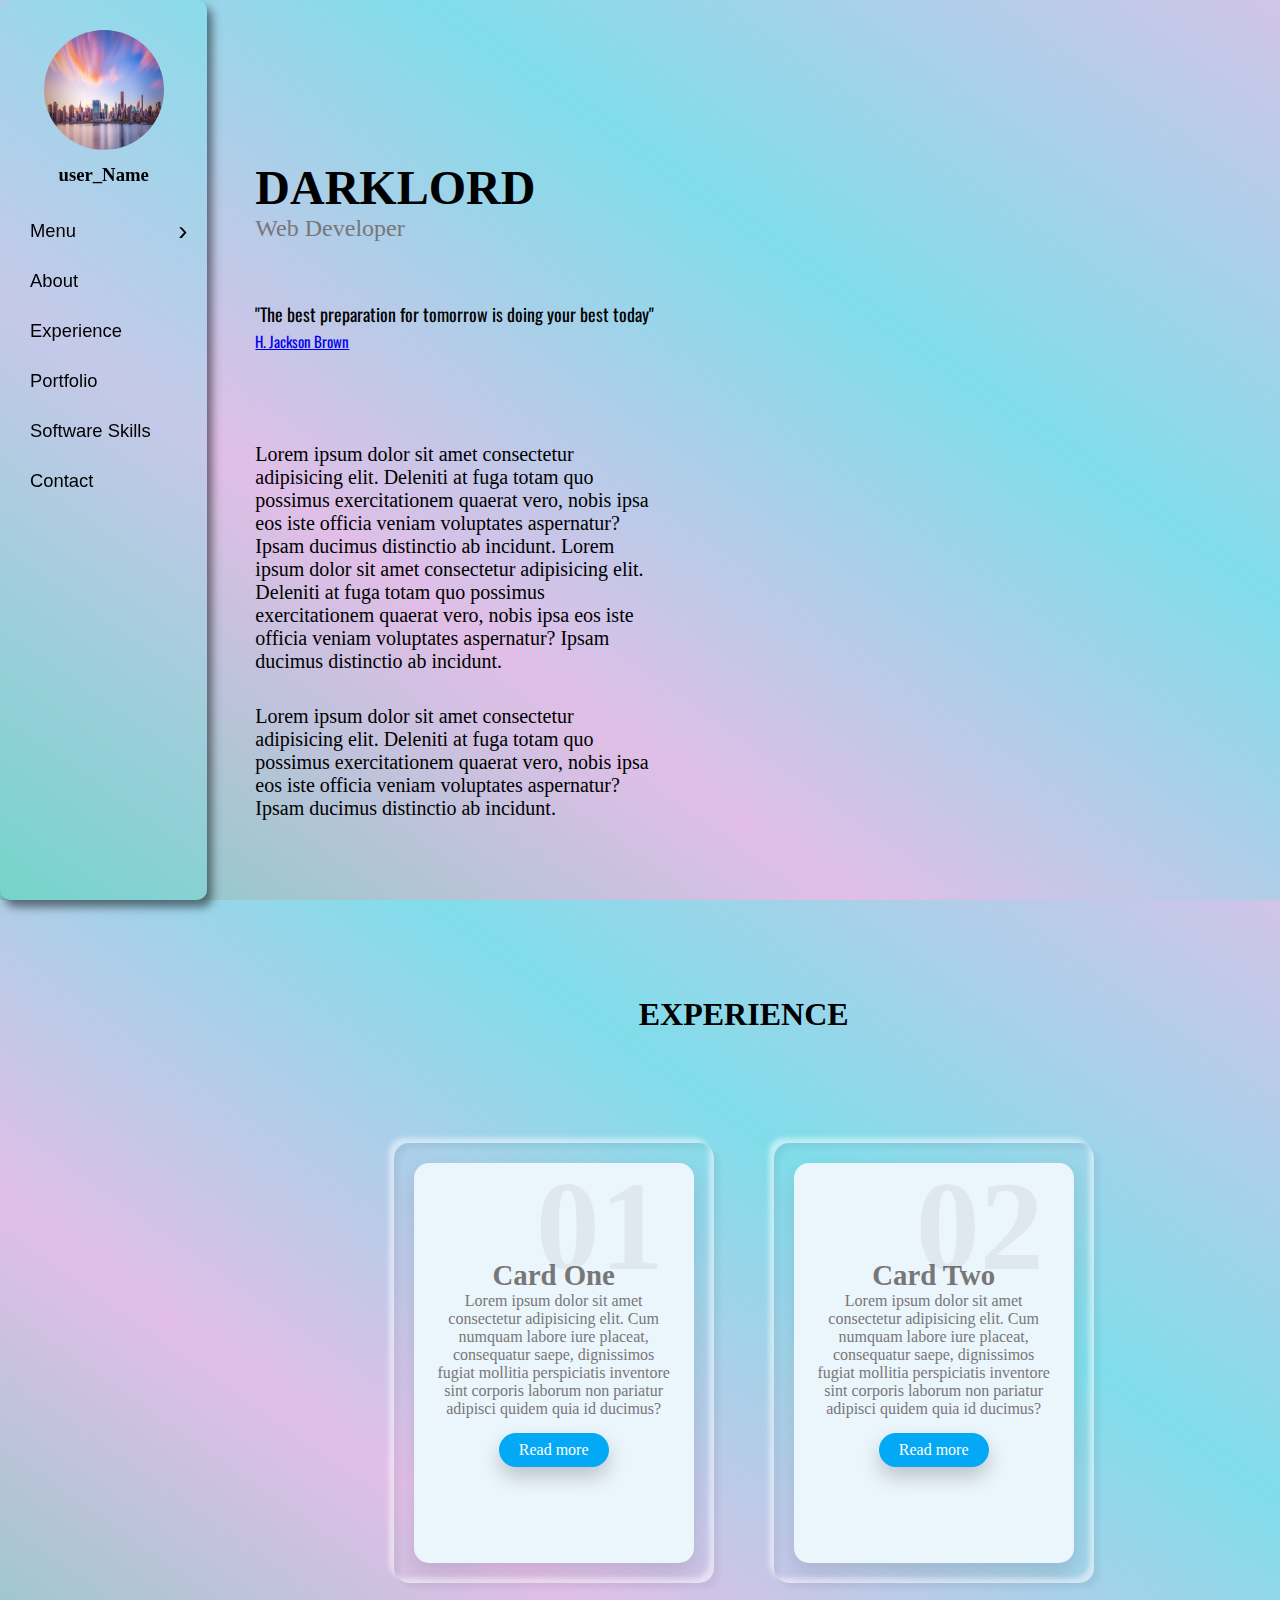
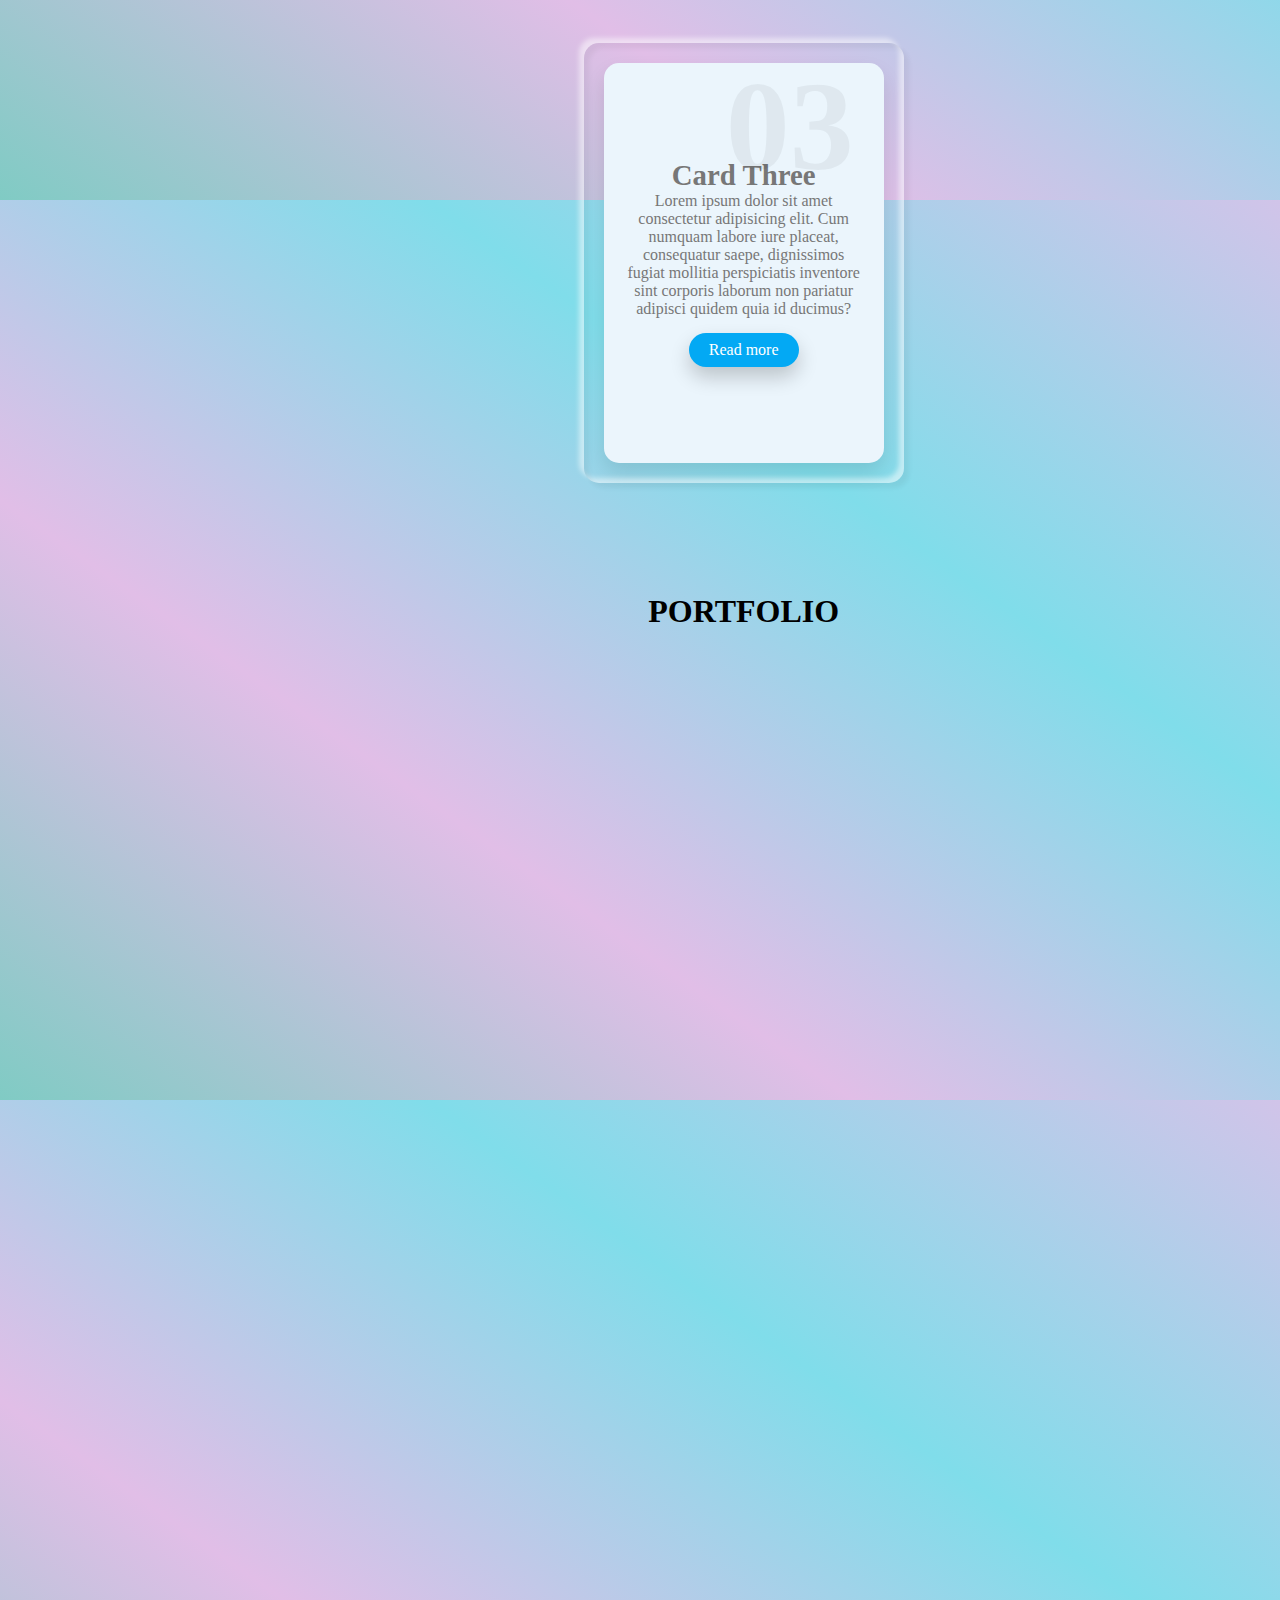
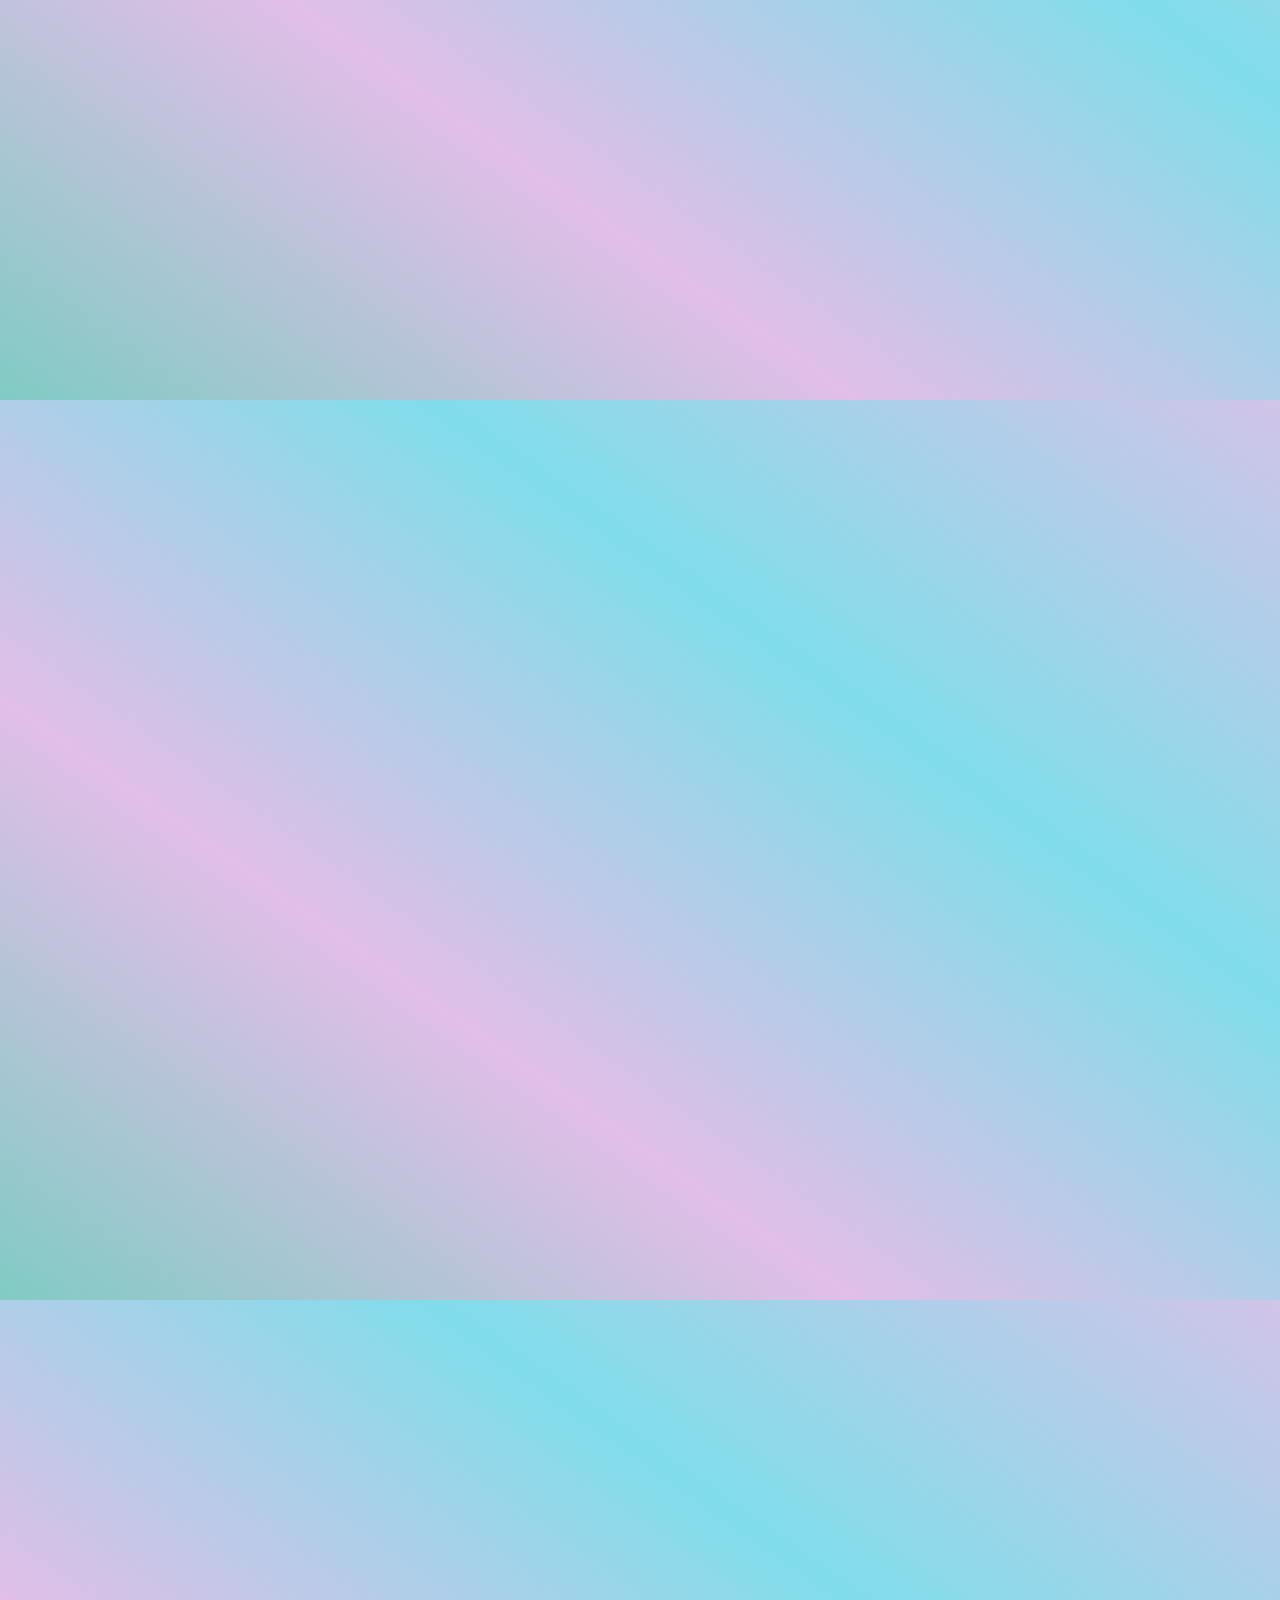
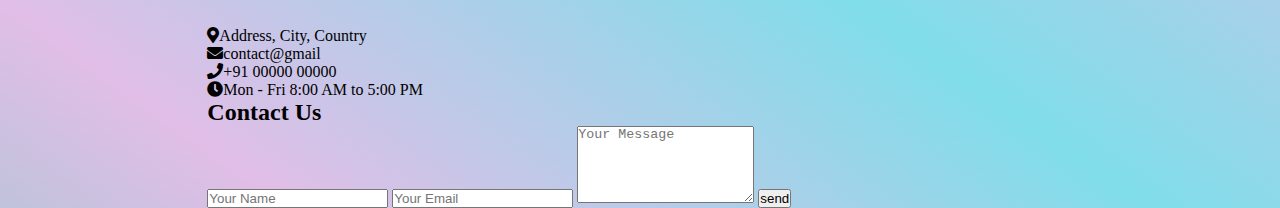
<file: index.html>
<!DOCTYPE html>
<html lang="en">
<head>
    <meta charset="UTF-8">
    <meta name="viewport" content="width=device-width, initial-scale=1.0">
    <title>HomePage</title>
    <link rel="stylesheet" href="style.css">

    <!-- Google font -->
    <link rel="preconnect" href="https://fonts.gstatic.com">
    <link href="https://fonts.googleapis.com/css2?family=Oswald&family=Texturina:ital,wght@0,200;1,300&display=swap" rel="stylesheet">
    
    <!-- Fontawesome Link -->
    <link rel="stylesheet" href="https://cdnjs.cloudflare.com/ajax/libs/font-awesome/5.15.1/css/all.min.css">
</head>
<body>
    
        <!-- -----------------------
            INSTALLING PRELOADER
         --------------------------->
<div id="loader_bg">
    <div class="loader"></div>
</div>

    <!-- ------------------------
             NAVIGATION BAR 
         ------------------------>
    <nav class="nav">
        <center>
            <img src="img/ct.png" class="profile_pic" alt="">
            <h3>user_Name</h3>
        </center>

        <ul>
            <li class="dropdown"><a href="#">Menu <span>&rsaquo;</span></a>
                <ul>
                    <li><a href="">Link 1</a></li>
                    <li><a href="">Link 2</a></li>
                    <li class="dropdown_2 split"><a href="">Link 3 <span>&rsaquo;</span></a>
                        <ul>
                            <li><a href="#">new link 1</a></li>
                            <li><a href="#">new link 2</a></li>
                            <li><a href="#">new link 3</a></li>
                        </ul>
                    </li>
                    <li><a href="">Link 4</a></li>
                    <li><a href="">Link 5</a></li>
                    <li><a href="">Link 6</a></li>
                    <li><a href="">Link 7</a></li>
                    <li><a href="">Link 8</a></li>
                    <li><a href="">Link 9</a></li>
                    <li><a href="">Link 10</a></li>
                </ul>
            </li>
            <li><a href="#About">About</a></li>
            <li><a href="#Exp">Experience</a></li>
            <li><a href="#">Portfolio</a></li>
            <li><a href="#">Software Skills</a></li>
            <li><a href="#">Contact</a></li>
        </ul>
    </nav>

    <div class="main">
        <!-- -------------------
            ABOUT CONTENT
         ---------------------->
         <section class="about" id="About">
             <h1>DARKLORD</h1>
             <h2>Web Developer</h2>
             <p id="quote">
                 "The best preparation for tomorrow is doing your best today"<br>
                 <a href="#" style="font-size: 15px;">H. Jackson Brown</a>
            </p>
            <p class="para">Lorem ipsum dolor sit amet consectetur adipisicing elit. Deleniti at fuga totam quo possimus exercitationem quaerat vero, nobis ipsa eos iste officia veniam voluptates aspernatur?
                Ipsam ducimus distinctio ab incidunt.
                Lorem ipsum dolor sit amet consectetur adipisicing elit. Deleniti at fuga totam quo possimus exercitationem quaerat vero, nobis ipsa eos iste officia veniam voluptates aspernatur?
                 Ipsam ducimus distinctio ab incidunt.</p>
                 <p class="para">
                 Lorem ipsum dolor sit amet consectetur adipisicing elit. Deleniti at fuga totam quo possimus exercitationem quaerat vero, nobis ipsa eos iste officia veniam voluptates aspernatur?
                 Ipsam ducimus distinctio ab incidunt.</p>

         </section>
        <!-- -------------------
            EXPERIENCE CONTENT
         ---------------------->
         <section class="experience" id="Exp">
            <h1>EXPERIENCE</h1>
             <div class="container">

                 <div class="card">
                     <div class="box">
                         <div class="content">
                             <h2>01</h2>
                             <h3>Card One</h3>
                             <p>Lorem ipsum dolor sit amet consectetur adipisicing elit.
                                 Cum numquam labore iure placeat, consequatur saepe, dignissimos fugiat mollitia perspiciatis inventore sint corporis laborum non pariatur adipisci quidem quia id ducimus?
                            </p>
                            <a href="">Read more</a>                            
                         </div>
                     </div>
                 </div>

                 <div class="card">
                    <div class="box">
                        <div class="content">
                            <h2>02</h2>
                            <h3>Card Two</h3>
                            <p>Lorem ipsum dolor sit amet consectetur adipisicing elit.
                                Cum numquam labore iure placeat, consequatur saepe, dignissimos fugiat mollitia perspiciatis inventore sint corporis laborum non pariatur adipisci quidem quia id ducimus?
                            </p>
                            <a href="">Read more</a>                            
                        </div>
                    </div>
                </div>

                <div class="card">
                    <div class="box">
                        <div class="content">
                            <h2>03</h2>
                            <h3>Card Three</h3>
                            <p>Lorem ipsum dolor sit amet consectetur adipisicing elit.
                                Cum numquam labore iure placeat, consequatur saepe, dignissimos fugiat mollitia perspiciatis inventore sint corporis laborum non pariatur adipisci quidem quia id ducimus?
                            </p>
                            <a href="">Read more</a>
                        </div>
                    </div>
                </div>

             </div>
         </section>

        <!-- -------------------
            PORTFOLIO CONTENT
         ---------------------->
<section>
    <h1 style="text-align: center; margin-bottom: 5vh;">PORTFOLIO</h1>
    <iframe width="560" height="315" src="https://www.youtube.com/embed/Kb8PG8b-dek" frameborder="0" allow="accelerometer; autoplay; clipboard-write; encrypted-media; gyroscope; picture-in-picture" allowfullscreen></iframe>
    <iframe width="560" height="315" src="https://www.youtube.com/embed/g77WfQ-blxI" frameborder="0" allow="accelerometer; autoplay; clipboard-write; encrypted-media; gyroscope; picture-in-picture" allowfullscreen></iframe>
    <iframe width="560" height="315" src="https://www.youtube.com/embed/g77WfQ-blxI" frameborder="0" allow="accelerometer; autoplay; clipboard-write; encrypted-media; gyroscope; picture-in-picture" allowfullscreen></iframe>
    <iframe width="560" height="315" src="https://www.youtube.com/embed/g77WfQ-blxI" frameborder="0" allow="accelerometer; autoplay; clipboard-write; encrypted-media; gyroscope; picture-in-picture" allowfullscreen></iframe>
    <iframe width="560" height="315" src="https://www.youtube.com/embed/g77WfQ-blxI" frameborder="0" allow="accelerometer; autoplay; clipboard-write; encrypted-media; gyroscope; picture-in-picture" allowfullscreen></iframe>
    <iframe width="560" height="315" src="https://www.youtube.com/embed/g77WfQ-blxI" frameborder="0" allow="accelerometer; autoplay; clipboard-write; encrypted-media; gyroscope; picture-in-picture" allowfullscreen></iframe>
    <iframe width="560" height="315" src="https://www.youtube.com/embed/g77WfQ-blxI" frameborder="0" allow="accelerometer; autoplay; clipboard-write; encrypted-media; gyroscope; picture-in-picture" allowfullscreen></iframe>
    <iframe width="560" height="315" src="https://www.youtube.com/embed/g77WfQ-blxI" frameborder="0" allow="accelerometer; autoplay; clipboard-write; encrypted-media; gyroscope; picture-in-picture" allowfullscreen></iframe>
</section>

        <!-- -------------------
            SOFTWARE CONTENT
         ---------------------->






        <!-- -------------------
            ACHIVEMENT CONTENT
         ---------------------->






       <!-- -------------------
            CONTACT CONTENT
         ---------------------->
        <section>
            <div class="contact-section">
                <div class="contact-info">
                    <div><i class="fas fa-map-marker-alt"></i>Address, City, Country</div>
                    <div><i class="fas fa-envelope"></i>contact@gmail</div>
                    <div><i class="fas fa-phone"></i>+91 00000 00000</div>
                    <div><i class="fas fa-clock"></i>Mon - Fri 8:00 AM to 5:00 PM</div>
                </div>
                <div class="contact-form">
                    <h2>Contact Us</h2>
                    <form class="contact" action="" method="post">
                        <input type="text" name="name" class="text-box" placeholder="Your Name" required>
                        <input type="text" name="email" class="text-box" placeholder="Your Email" required>
                        <textarea name="message" rows="5" placeholder="Your Message" required></textarea>
                        <input type="submit" name="submit" class="send-btn" value="send">
                    </form>
                </div>
            </div>
        </section>
        
   <!-- ---------------------------
             FOOTER CONTENT
        --------------------------- -->

    </div>





<script>
    var loader_bg = document.getElementById("loader_bg");
    window.addEventListener('load', function () {
        loader_bg.style.display = 'none';
    })
</script>

</body>
</html>
</file>
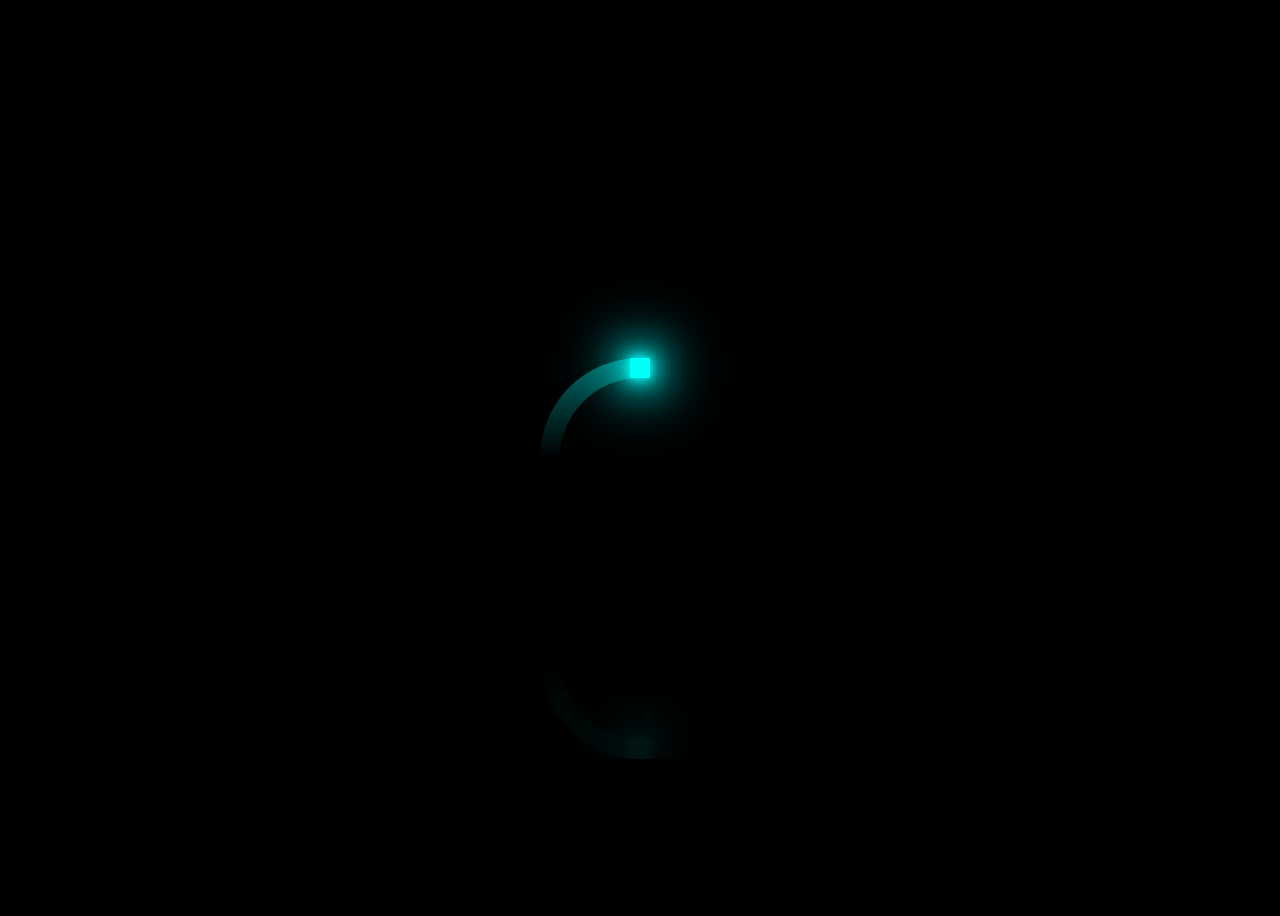
<file: preloader.html>
<!DOCTYPE html>
<html lang="en">
<head>
    <meta charset="UTF-8">
    <meta name="viewport" content="width=device-width, initial-scale=1.0">
    <title>Preloader</title>
    <!-- This url needs some modifications -->
    <link rel="stylesheet" href="css/preloader.css">
</head>
<body>

    <div class="contain"><div class="loader"> <span> </span></div></div>


    <!-- ------------------- Preloader 2 ----------------- -->
<!-- <div class="loader_bg">
    <div class="loader"></div>
</div>

<script src="https://cdnjs.com/libraries/jquery"></script>
<script>
    setTimeout(function() {
        $('.loader_bg').fadeToggle();
    }, 1500);
</script> -->

</body>
</html>
</file>
<file: style.css>
/* INSTALLING PRELOADER */
#loader_bg{
    position: fixed;
    z-index: 9999999;
    background: #000;
    width: 100%;
    height: 100%;
}
.loader{
    border: 0 solid transparent;
    width: 150px;
    height: 150px;
    position: absolute;
    top: calc(50vh - 75px);
    left: calc(50vw - 75px);
}

.loader:before, .loader:after{
    content: '';
    border: 1em solid red;
    /* border: 1em solid #00fff9; */
    border-radius: 50%;
    width: inherit;
    height: inherit;
    position: absolute;
    top: 0;
    left: 0;
    animation: loader 1.5s linear infinite;
    opacity: 0;
}

.loader:before{ 
    animation-delay:0.5s;
}

@keyframes loader{
    0%{
        transform: scale(0);
        opacity: 0;
    }
    50%{
        opacity: 1;
    }
    100%{
        transform: scale(1);
        opacity: 0;
    }
}

                    /* ----------------------------------------------------------------------------------------------------------- */
*{
    margin: 0;
    padding: 0;
    box-sizing: border-box;
}

html, body {
    height: 100%;
    background: linear-gradient(to top right, #80cbc4, #e1bee7, #80ddea, #d1c4e9);
}

/* =================================================================================== */
                                     /*  -----------------------------
                                            NAVIGATION BAR
                                         ----------------------------- */
/* properties of vertical navbar */
nav {
    width: 16.2%;
    position: fixed;
    top: 0;
    bottom: 0;
    background: rgba(68, 255, 246, 0.17);
    border-radius: 10px;
    box-shadow: 5px 7px 10px rgba(0, 0, 0, 0.5);
    height: 100%;
}

nav ul {
    position: relative;
    list-style-type: none;
}

/*  -----------------------------
      Styling options of navbar
    ----------------------------- */

nav ul li a{
    display: flex;
    align-items: center;
    font-family: Arial, Helvetica, sans-serif;
    font-size: 1.15em;
    text-decoration: none;
    text-transform: capitalize;
    color: #000;
    padding: 10px 30px;
    height: 50px;
    transition: .5s ease;
    border-radius: 0 30px;
}

nav ul li a:hover{
    background: rgba(0, 0, 0, 0.7);
    color: #fff;
}

/*  -------------------------------------------
      Styling "dropdown list" of MENU option  

      Menu > Links 
    -------------------------------------------*/
/* For visibility issue use "position: sticky;" */

nav ul ul {
    position: absolute;
    /* position: sticky; */
    left: 250px;
    width: 200px;
    top: 0;
    display: none;
    background: #80cbc4;
    border-radius: 5px;
    box-shadow: 2px 2px 10px rgba(0, 0, 0, 1);
}

nav ul span{
    position: absolute;
    /* position: sticky; */
    right: 20px;
    font-size: 1.5em;
}
nav ul .dropdown{
    position: relative;
    /* position: sticky; */
}

/*---------- For "Menu > links" ------------*/
/* nav ul .dropdown:hover ul {
    display: initial;
} */

/*---------- For "Menu > link_x > links" ------------*/
nav ul .dropdown:hover > ul {
    display: initial;
}

/*  -------------------------------------------
      Styling dropdown list of "Link-3"  

      Menu > Link > Links
    -------------------------------------------*/
nav ul .dropdown_2 ul{
    position: absolute;
    /* position: sticky; */
    left: 200px;
    top: 0;
}

nav ul .dropdown_2:hover ul {
    display: initial;
}

/* Here in ".dropdown_2 split", split is used as class to initiate the dropdown list from where you want by entering its pixels from top */
nav ul .split ul {
    top: 110px;
}

/*  -------------------------------------------
             Styling PROFILE PICTURE  
    -------------------------------------------*/
.profile_pic {
    margin-top: 30px;
    width: 120px;
    height: 120px;
    border-radius: 100px;
    margin-bottom: 10px;
}

nav center h3{
    color: #000;
    margin-top: 0;
    margin-bottom: 20px;
}

/*  -----------------------------
        STYLING CONTENT PAGE
    ----------------------------- */

.main{
    margin-left: 16.2%;
}

/* ============================================================= */
                            /*  -----------------------------
                                        ABOUT PAGE
                                ----------------------------- */
.about{
    padding-top: 10rem;
    padding-left: 3rem;
    margin-bottom: 3rem;
    width: 100%;
    height:100vh;
    /* background-color: cyan; */
    /* background-image: url("#"); */
}

.about h1{
    font-size: 3rem;
}

.about h2{
    margin-bottom: 2rem;
    color: #777777;
    font-weight: 400;
}

/* Styling quotation */
#quote{
    font-family: 'Oswald', sans-serif;
    font-size: large;
    padding-top: 3vh;
    padding-bottom: 10vh;
}

/* For paragraphs */
.about .para{
    font-size: 20px;
    display: flex;
    flex-wrap: wrap;
    width: 40%;
    margin-bottom: 2rem;
}

/*                              -----------------------------
                                        EXPERIENCE PAGE
                                ----------------------------- */
.experience{
    margin-top: 6em;
}
.experience h1{
    text-align: center;
    margin-top: 5vh;
}
.container{
    display: flex;
    justify-content: center;
    align-items: center;
    max-width: 1200px;
    flex-wrap: wrap;
    padding: 80px 0;
}

.container .card{
    position: relative;
    width: 320px;
    height: 440px;
    box-shadow: inset 5px 5px 5px rgba(0, 0, 0, .05),
                inset -5px -5px 5px rgba(255, 255, 255, 0.5),
                5px 5px 5px rgba(0, 0, 0, .05),
                -5px -5px 5px rgba(255, 255, 255, 0.5);
    border-radius: 15px;
    margin: 30px;
}

.container .card .box{
    position: absolute;
    top: 20px;
    left: 20px;
    right: 20px;
    bottom: 20px;
    background: #ebf5fc;
    box-shadow: 0 10px 20px rgba(0, 0, 0, .1);
    border-radius: 15px;
    display: flex;
    justify-content: center;
    align-items: center;
    transition: 0.5s;
}

.container .card:hover .box{
    transform: translateY(-50px);
    box-shadow: 0 10px 40px rgba(0, 0, 0, .3);
    background: linear-gradient(45deg, #b95ce4, #4f29cd);
}

.container .card .box .content {
    padding: 20px;
    text-align: center;
}

.container .card .box .content h2{
    position: absolute;
    top: -10px;
    right: 30px;
    font-size: 8em;
    color: rgba(0, 0, 0, .05);
    transition: 0.5s;
    pointer-events: none;
}

.container .card:hover .box .content h2{
    color: rgba(0, 0, 0, .05);
}

.container .card .box .content h3{
    font-size: 1.8em;
    color: #777;
    z-index: 1;
    transition: 0.5s;
}

.container .card .box .content p{
    font-size: 1em;
    font-weight: 300;
    color: #777;
    z-index: 1;
    transition: 0.5s;
}

.container .card:hover .box .content p,
.container .card:hover .box .content h3{
    color: #fff;
}

.container .card .box .content a{
    position: relative;
    display: inline-block;
    padding: 8px 20px;
    background: #03a9f4;
    margin-top: 15px;
    border-radius: 20px;
    color: #fff;
    text-decoration: none;
    font-weight: 400;
    box-shadow: 0 10px 20px rgba(0, 0, 0, 0.2);
}

.container .card:hover .box .content a{
    background: #ff568f;
}

/*                              -----------------------------
                                        PORTFOLIO PAGE
                                ----------------------------- */









/*                              -----------------------------
                                    SOFTWARE SKILL PAGE
                                ----------------------------- */










/*                              -----------------------------
                                    ACHIEVEMENT/ AWARD PAGE
                                ----------------------------- */













/*                              -----------------------------
                                        CONTACT PAGE
                                ----------------------------- */
</file>
<file: css/preloader.css>
/* For Preloader */
body{
    display: flex;
    justify-content: center;
    align-items: center;
    min-height: 100vh;
    background: #000;
}
/* 
                             -------------------------------------
                                    PRELOADER PROPERTIES          
                             ------------------------------------- */
.contain{
    position: relative;
    width: 100%;
    display: flex;
    justify-content: center;
    align-items: center;
    -webkit-box-reflect: below 1px linear-gradient(#0001, #0004);
}

.contain .loader{
    position: relative;
    width: 200px;
    height: 200px;
    border-radius: 50%;
    background: #000;
    animation: animate 1.5s linear infinite;
}

@keyframes animate{
    0%{
        transform: rotate(0deg);
    }
    100%{
        transform: rotate(360deg);
    }
}

.contain .loader::before{
    content: '';
    position: absolute;
    top: 0;
    left: 0;
    width: 50%;
    height: 100%;
    background: linear-gradient(to top, transparent, rgba(0,255,249,0.4));
    background-size: 100px 100px;
    background-repeat: no-repeat;
    border-top-left-radius: 100px;
    border-bottom-left-radius: 100px;
}
.contain .loader::after{
    content: '';
    position: absolute;
    top: 0;
    left: 50%;
    transform: translateX(-50%);
    width: 20px;
    height: 20px;
    background: #00fff9;
    z-index: 10;
    box-shadow: 0 0 10px #00fff9,
                0 0 20px #00fff9,
                0 0 30px #00fff9,
                0 0 40px #00fff9,
                0 0 50px #00fff9,
                0 0 60px #00fff9,
                0 0 70px #00fff9,
                0 0 80px #00fff9,
                0 0 90px #00fff9,
                0 0 100px #00fff9;
}

.contain .loader span{
    position: absolute;
    top: 20px;
    left: 20px;
    right: 20px;
    bottom: 20px;
    background: #000;
    border-radius: 50%;
}

/* ------------------------------- Preloader 2 --------------------------- */
/* .loader_bg{
    position: fixed;
    z-index: 9999999;
    background: #fff;
    width: 100%;
    height: 100%;
}
.loader{
    border: 0 solid transparent;
    width: 150px;
    height: 150px;
    position: absolute;
    top: calc(50vh - 75px);
    left: calc(50vw - 75px);
}

.loader:before, .loader:after{
    content: '';
    border: 1em solid #ff5733;
    border-radius: 50%;
    width: inherit;
    height: inherit;
    position: absolute;
    top: 0;
    left: 0;
    animation: loader 1.5s linear infinite;
    opacity: 0;
}

.loader:before{
    animation-delay:0.5s;
}

@keyframes loader{
    0%{
        transform: scale(0);
        opacity: 0;
    }
    50%{
        opacity: 1;
    }
    100%{
        transform: scale(1);
        opacity: 0;
    }
} */
</file>
